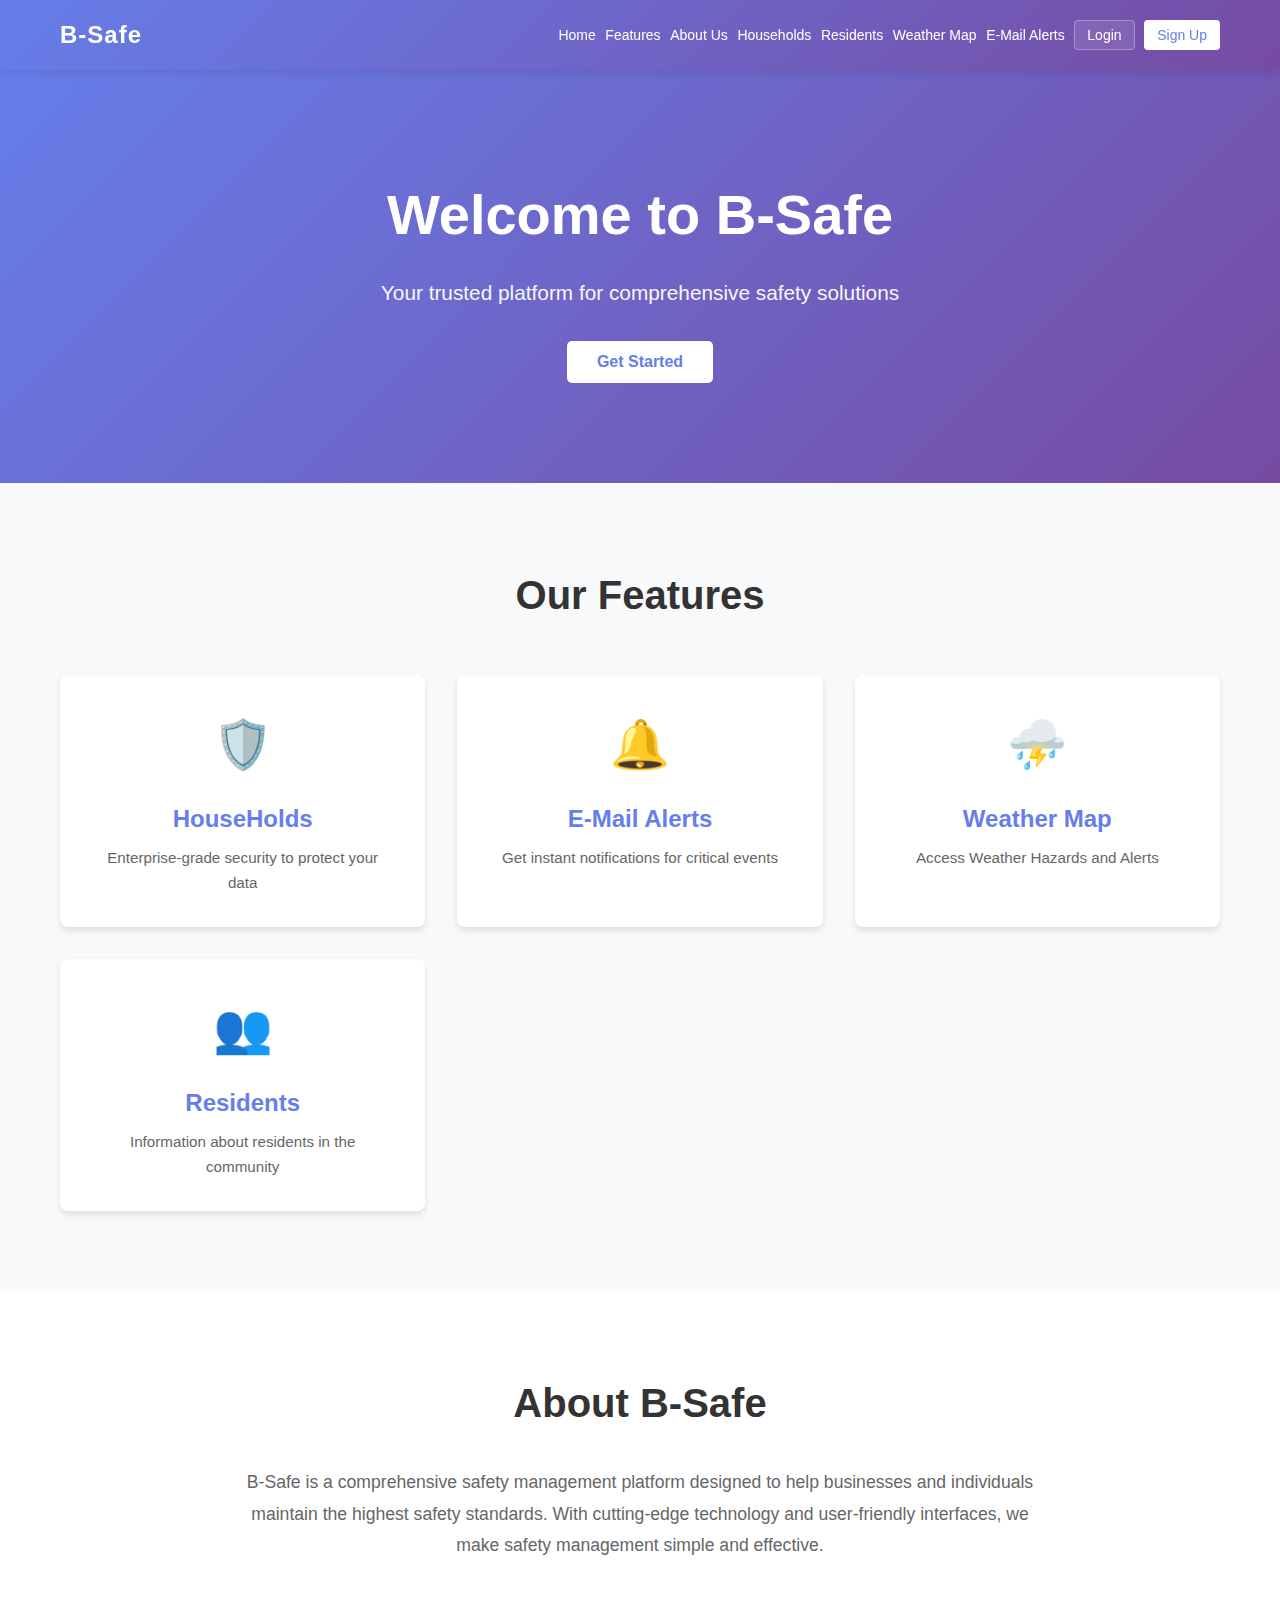
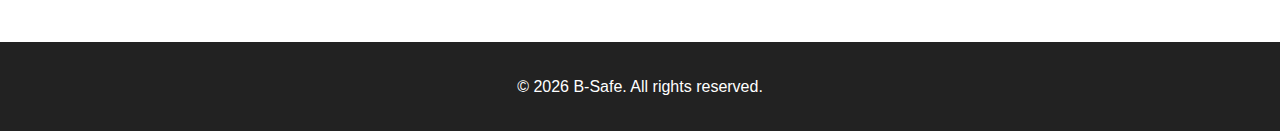
<file: B-Safe/index.html>
<!DOCTYPE html>
<html lang="en">
<head>
    <meta charset="UTF-8">
    <meta name="viewport" content="width=device-width, initial-scale=1.0">
    <title>B-Safe - Your Safety, Our Priority</title>
    <link rel="stylesheet" href="css/style.css">
</head>
<body>
    <!-- Navigation Bar -->
    <nav class="navbar">
        <div class="container">
            <div class="navbar-brand">
                <h1>B-Safe</h1>
            </div>
            <ul class="navbar-menu">
                <li><a href="#home">Home</a></li>
                <li><a href="#features">Features</a></li>
                <li><a href="#about">About Us</a></li>
                <li><a href="households.html">Households</a></li>
                <li><a href="residents.html">Residents</a></li>
                <li><a href="weather-map.html">Weather Map</a></li>
                <li><a href="email-alerts.html">E-Mail Alerts</a></li>
                <li><a href="#" onclick="openLoginModal()" class="nav-auth">Login</a></li>
                <li><a href="#" onclick="openSignupModal()" class="nav-auth signup-btn">Sign Up</a></li>
            </ul>
        </div>
    </nav>

    <!-- Hero Section -->
    <section id="home" class="hero">
        <div class="container">
            <div class="hero-content">
                <h2>Welcome to B-Safe</h2>
                <p>Your trusted platform for comprehensive safety solutions</p>
                <button class="btn btn-primary">Get Started</button>
            </div>
        </div>
    </section>

    <!-- Features Section -->
    <section id="features" class="features">
        <div class="container">
            <h2>Our Features</h2>
            <div class="features-grid">
                <div class="feature-card">
                    <div class="feature-icon">🛡️</div>
                    <h3>HouseHolds</h3>
                    <p>Enterprise-grade security to protect your data</p>
                </div>
                <div class="feature-card">
                    <div class="feature-icon">🔔</div>
                    <h3>E-Mail Alerts</h3>
                    <p>Get instant notifications for critical events</p>
                </div>
                <div class="feature-card">
                    <div class="feature-icon">⛈️</div>
                    <h3>Weather Map</h3>
                    <p>Access Weather Hazards and Alerts</p>
                </div>
                <div class="feature-card">
                    <div class="feature-icon">👥</div>
                    <h3>Residents</h3>
                    <p>Information about residents in the community</p>
                </div>
        </div>
    </section>

    <!-- About Section -->
    <section id="about" class="about">
        <div class="container">
            <h2>About B-Safe</h2>
            <p>B-Safe is a comprehensive safety management platform designed to help businesses and individuals maintain the highest safety standards. With cutting-edge technology and user-friendly interfaces, we make safety management simple and effective.</p>
        </div>
    </section>

    <!-- Login Modal -->
    <div id="loginModal" class="modal">
        <div class="modal-content">
            <span class="close" onclick="closeLoginModal()">&times;</span>
            <h2>Login to B-Safe</h2>
            <div id="loginError" class="form-alert form-alert-error" style="display:none;"></div>
            <form class="auth-form" id="loginForm">
                <input type="email" id="loginEmail" name="email" placeholder="Email Address" required>
                <input type="password" id="loginPassword" name="password" placeholder="Password" required>
                <div class="remember-me">
                    <input type="checkbox" id="rememberMe">
                    <label for="rememberMe">Remember me</label>
                </div>
                <button type="submit" class="btn btn-primary">Login</button>
                <p class="form-link">Don't have an account? <a href="#" onclick="switchToSignup()">Sign Up</a></p>
            </form>
        </div>
    </div>

    <!-- Signup Modal -->
    <div id="signupModal" class="modal">
        <div class="modal-content">
            <span class="close" onclick="closeSignupModal()">&times;</span>

            <!-- Step 1: Registration Form -->
            <div id="signupStep1">
                <div class="modal-step-indicator">
                    <span class="step-dot active" id="stepDot1"></span>
                    <span class="step-line"></span>
                    <span class="step-dot" id="stepDot2"></span>
                </div>
                <h2>Create B-Safe Account</h2>
                <div id="signupError" class="form-alert form-alert-error" style="display:none;"></div>
                <form class="auth-form" id="signupForm">
                    <input type="text"     id="signupFullName"        name="full_name"       placeholder="Full Name" required>
                    <input type="email"    id="signupEmail"           name="email"           placeholder="Email Address" required>
                    <input type="password" id="signupPassword"        name="password"        placeholder="Password (min. 8 chars)" required>
                    <input type="password" id="signupConfirmPassword" name="confirm_password" placeholder="Confirm Password" required>
                    <div class="agree-terms">
                        <input type="checkbox" id="agreeTerms" required>
                        <label for="agreeTerms">I agree to the Terms and Conditions</label>
                    </div>
                    <button type="submit" class="btn btn-primary" id="signupSubmitBtn">
                        <span id="signupBtnText">Create Account</span>
                        <span id="signupBtnSpinner" class="btn-spinner" style="display:none;"></span>
                    </button>
                    <p class="form-link">Already have an account? <a href="#" onclick="switchToLogin()">Login</a></p>
                </form>
            </div>

            <!-- Step 2: OTP Verification -->
            <div id="signupStep2" style="display:none;">
                <div class="modal-step-indicator">
                    <span class="step-dot done" id="stepDot1b"></span>
                    <span class="step-line active"></span>
                    <span class="step-dot active" id="stepDot2b"></span>
                </div>
                <div class="otp-header">
                    <div class="otp-icon">📧</div>
                    <h2>Verify Your Email</h2>
                    <p id="otpSubtitle" class="otp-subtitle">We sent a 6-digit code to<br><strong id="otpEmailDisplay"></strong></p>
                </div>
                <div id="otpError" class="form-alert form-alert-error" style="display:none;"></div>
                <form class="auth-form" id="otpForm">
                    <input type="hidden" id="otpEmail" name="email">
                    <input type="text" id="otpCode" name="otp"
                           placeholder="Enter 6-digit OTP"
                           maxlength="6" pattern="[0-9]{6}"
                           autocomplete="one-time-code"
                           class="otp-input" required>
                    <button type="submit" class="btn btn-primary" id="otpSubmitBtn">
                        <span id="otpBtnText">Verify OTP</span>
                        <span id="otpBtnSpinner" class="btn-spinner" style="display:none;"></span>
                    </button>
                    <p class="otp-resend-link">
                        Didn't receive the code?
                        <a href="#" id="resendOtpLink" onclick="resendOtp(event)">Resend OTP</a>
                        <span id="resendCountdown"></span>
                    </p>
                    <p class="form-link">
                        <a href="#" onclick="backToSignup(event)">← Back</a>
                    </p>
                </form>
            </div>

            <!-- Step 3: Success -->
            <div id="signupSuccess" style="display:none;" class="signup-success">
                <div class="success-icon">🎉</div>
                <h2>Welcome to B-Safe!</h2>
                <p id="successMessage" class="success-msg-text">Your account has been created successfully.</p>
                <button class="btn btn-primary" onclick="closeAfterSuccess()">Go to Login</button>
            </div>
        </div>
    </div>

    <!-- Footer -->
    <footer class="footer">
        <div class="container">
            <p>&copy; 2026 B-Safe. All rights reserved.</p>
        </div>
    </footer>

    <script src="js/script.js"></script>
</body>
</html>
</file>
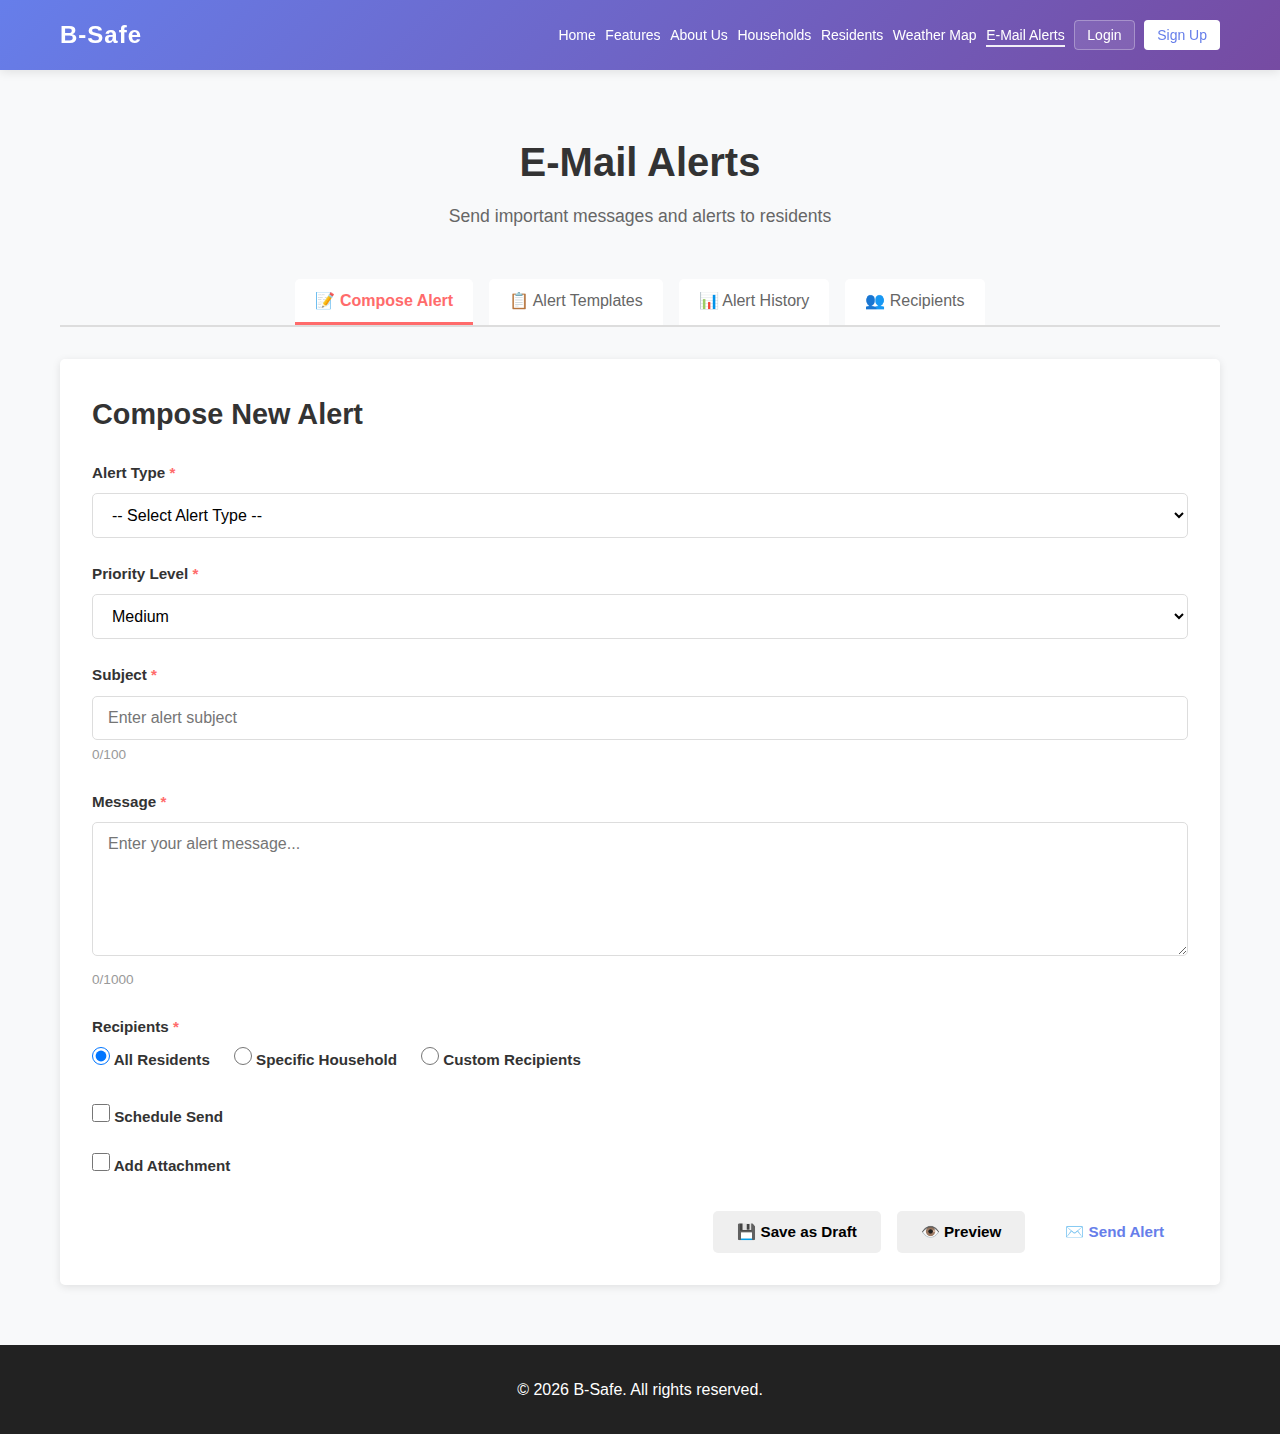
<file: B-Safe/email-alerts.html>
<!DOCTYPE html>
<html lang="en">
<head>
    <meta charset="UTF-8">
    <meta name="viewport" content="width=device-width, initial-scale=1.0">
    <title>E-Mail Alerts - B-Safe</title>
    <link rel="stylesheet" href="css/style.css">
    <link rel="stylesheet" href="css/email-alerts.css">
</head>
<body>
    <!-- Navigation Bar -->
    <nav class="navbar">
        <div class="container">
            <div class="navbar-brand">
                <h1>B-Safe</h1>
            </div>
            <ul class="navbar-menu">
                <li><a href="index.php">Home</a></li>
                <li><a href="#features">Features</a></li>
                <li><a href="#about">About Us</a></li>
                <li><a href="households.html">Households</a></li>
                <li><a href="residents.html">Residents</a></li>
                <li><a href="weather-map.html">Weather Map</a></li>
                <li><a href="email-alerts.html" class="active">E-Mail Alerts</a></li>
                <li><a href="#" onclick="openLoginModal()" class="nav-auth">Login</a></li>
                <li><a href="#" onclick="openSignupModal()" class="nav-auth signup-btn">Sign Up</a></li>
            </ul>
        </div>
    </nav>

    <!-- E-Mail Alerts Section -->
    <section class="alerts-section">
        <div class="container">
            <div class="section-header">
                <h1>E-Mail Alerts</h1>
                <p>Send important messages and alerts to residents</p>
            </div>

            <!-- Tabs Navigation -->
            <div class="alerts-tabs">
                <button class="tab-btn active" onclick="switchTab('compose')">📝 Compose Alert</button>
                <button class="tab-btn" onclick="switchTab('templates')">📋 Alert Templates</button>
                <button class="tab-btn" onclick="switchTab('history')">📊 Alert History</button>
                <button class="tab-btn" onclick="switchTab('recipients')">👥 Recipients</button>
            </div>

            <!-- Compose Alert Tab -->
            <div id="composeTab" class="tab-content active">
                <div class="compose-container">
                    <h2>Compose New Alert</h2>
                    
                    <form id="alertForm" class="alert-form">
                        <!-- Alert Type -->
                        <div class="form-group">
                            <label for="alertType">Alert Type <span class="required">*</span></label>
                            <select id="alertType" class="form-control" onchange="updateAlertIcon()" required>
                                <option value="">-- Select Alert Type --</option>
                                <option value="emergency">🚨 Emergency</option>
                                <option value="warning">⚠️ Warning</option>
                                <option value="info">ℹ️ Information</option>
                                <option value="maintenance">🔧 Maintenance</option>
                                <option value="weather">🌦️ Weather Alert</option>
                                <option value="security">🔐 Security Alert</option>
                                <option value="announcement">📢 Announcement</option>
                            </select>
                        </div>

                        <!-- Priority Level -->
                        <div class="form-group">
                            <label for="priority">Priority Level <span class="required">*</span></label>
                            <select id="priority" class="form-control" required>
                                <option value="low">Low</option>
                                <option value="medium" selected>Medium</option>
                                <option value="high">High</option>
                                <option value="critical">Critical</option>
                            </select>
                        </div>

                        <!-- Subject -->
                        <div class="form-group">
                            <label for="subject">Subject <span class="required">*</span></label>
                            <input type="text" id="subject" class="form-control" placeholder="Enter alert subject" maxlength="100" required>
                            <small class="char-count"><span id="subjectCount">0</span>/100</small>
                        </div>

                        <!-- Message Body -->
                        <div class="form-group">
                            <label for="message">Message <span class="required">*</span></label>
                            <textarea id="message" class="form-control" placeholder="Enter your alert message..." rows="6" maxlength="1000" required></textarea>
                            <small class="char-count"><span id="messageCount">0</span>/1000</small>
                        </div>

                        <!-- Recipients Selection -->
                        <div class="form-group">
                            <label>Recipients <span class="required">*</span></label>
                            <div class="recipients-options">
                                <label class="checkbox-label">
                                    <input type="radio" name="recipientType" value="all" checked onchange="updateRecipientList()">
                                    <span>All Residents</span>
                                </label>
                                <label class="checkbox-label">
                                    <input type="radio" name="recipientType" value="household" onchange="updateRecipientList()">
                                    <span>Specific Household</span>
                                </label>
                                <label class="checkbox-label">
                                    <input type="radio" name="recipientType" value="custom" onchange="updateRecipientList()">
                                    <span>Custom Recipients</span>
                                </label>
                            </div>

                            <!-- Household Selection (hidden by default) -->
                            <div id="householdSelect" class="recipient-selector" style="display: none; margin-top: 1rem;">
                                <select id="selectedHousehold" class="form-control" onchange="loadHouseholdResidents()">
                                    <option value="">-- Select Household --</option>
                                </select>
                            </div>

                            <!-- Custom Recipients (hidden by default) -->
                            <div id="customRecipients" class="recipient-selector" style="display: none; margin-top: 1rem;">
                                <input type="text" id="customRecipientEmail" class="form-control" placeholder="Enter email address" style="margin-bottom: 0.5rem;">
                                <button type="button" class="btn btn-secondary" onclick="addRecipient()">+ Add Recipient</button>
                                <div id="recipientList" class="recipient-list" style="margin-top: 1rem;"></div>
                            </div>
                        </div>

                        <!-- Schedule Send -->
                        <div class="form-group">
                            <label class="checkbox-label">
                                <input type="checkbox" id="scheduleCheckbox" onchange="toggleScheduleOptions()">
                                <span>Schedule Send</span>
                            </label>
                            <div id="scheduleOptions" style="display: none; margin-top: 1rem;">
                                <label for="sendDate">Send Date & Time</label>
                                <input type="datetime-local" id="sendDate" class="form-control">
                            </div>
                        </div>

                        <!-- Attachment Option -->
                        <div class="form-group">
                            <label class="checkbox-label">
                                <input type="checkbox" id="attachmentCheckbox" onchange="toggleAttachmentOptions()">
                                <span>Add Attachment</span>
                            </label>
                            <div id="attachmentOptions" style="display: none; margin-top: 1rem;">
                                <input type="file" id="attachment" class="form-control">
                                <small>Max file size: 5MB</small>
                            </div>
                        </div>

                        <!-- Action Buttons -->
                        <div class="form-actions">
                            <button type="button" class="btn btn-secondary" onclick="saveDraft()">💾 Save as Draft</button>
                            <button type="button" class="btn btn-secondary" onclick="previewAlert()">👁️ Preview</button>
                            <button type="submit" class="btn btn-primary">✉️ Send Alert</button>
                        </div>
                    </form>
                </div>
            </div>

            <!-- Templates Tab -->
            <div id="templatesTab" class="tab-content">
                <div class="templates-container">
                    <div class="templates-header">
                        <h2>Alert Templates</h2>
                        <button class="btn btn-primary" onclick="createNewTemplate()">+ Create Template</button>
                    </div>

                    <div class="templates-grid" id="templatesGrid">
                        <!-- Templates will be loaded here -->
                    </div>

                    <!-- Template Creation Modal -->
                    <div id="templateModal" class="modal" style="display: none;">
                        <div class="modal-content">
                            <span class="close" onclick="closeTemplateModal()">&times;</span>
                            <h2>Create Alert Template</h2>
                            <form id="templateForm">
                                <div class="form-group">
                                    <label for="templateName">Template Name</label>
                                    <input type="text" id="templateName" class="form-control" required>
                                </div>
                                <div class="form-group">
                                    <label for="templateType">Template Type</label>
                                    <select id="templateType" class="form-control" required>
                                        <option value="">-- Select Type --</option>
                                        <option value="emergency">🚨 Emergency</option>
                                        <option value="warning">⚠️ Warning</option>
                                        <option value="maintenance">🔧 Maintenance</option>
                                        <option value="weather">🌦️ Weather Alert</option>
                                    </select>
                                </div>
                                <div class="form-group">
                                    <label for="templateSubject">Subject</label>
                                    <input type="text" id="templateSubject" class="form-control" required>
                                </div>
                                <div class="form-group">
                                    <label for="templateMessage">Message</label>
                                    <textarea id="templateMessage" class="form-control" rows="5" required></textarea>
                                </div>
                                <div class="form-actions">
                                    <button type="button" class="btn btn-secondary" onclick="closeTemplateModal()">Cancel</button>
                                    <button type="submit" class="btn btn-primary">Save Template</button>
                                </div>
                            </form>
                        </div>
                    </div>
                </div>
            </div>

            <!-- Alert History Tab -->
            <div id="historyTab" class="tab-content">
                <div class="history-container">
                    <div class="history-header">
                        <h2>Alert History</h2>
                        <div class="history-filters">
                            <select id="historyFilter" class="filter-select" onchange="filterAlertHistory()">
                                <option value="">All Statuses</option>
                                <option value="sent">Sent</option>
                                <option value="draft">Draft</option>
                                <option value="scheduled">Scheduled</option>
                                <option value="failed">Failed</option>
                            </select>
                            <input type="text" id="historySearch" class="search-box" placeholder="Search alerts..." onkeyup="filterAlertHistory()">
                        </div>
                    </div>

                    <div class="history-table-wrapper">
                        <table class="history-table">
                            <thead>
                                <tr>
                                    <th>Type</th>
                                    <th>Subject</th>
                                    <th>Recipients</th>
                                    <th>Status</th>
                                    <th>Date</th>
                                    <th>Actions</th>
                                </tr>
                            </thead>
                            <tbody id="historyTableBody">
                                <!-- History will be loaded here -->
                            </tbody>
                        </table>
                    </div>
                </div>
            </div>

            <!-- Recipients Tab -->
            <div id="recipientsTab" class="tab-content">
                <div class="recipients-container">
                    <div class="recipients-header">
                        <h2>Recipients List</h2>
                        <div class="recipients-filters">
                            <input type="text" id="recipientSearch" class="search-box" placeholder="Search recipients..." onkeyup="filterRecipients()">
                            <select id="householdFilter" class="filter-select" onchange="filterRecipients()">
                                <option value="">All Households</option>
                            </select>
                        </div>
                    </div>

                    <div class="recipients-table-wrapper">
                        <table class="recipients-table">
                            <thead>
                                <tr>
                                    <th>Name</th>
                                    <th>Email</th>
                                    <th>Household</th>
                                    <th>Status</th>
                                    <th>Actions</th>
                                </tr>
                            </thead>
                            <tbody id="recipientsTableBody">
                                <!-- Recipients will be loaded here -->
                            </tbody>
                        </table>
                    </div>
                </div>
            </div>
        </div>
    </section>

    <!-- Alert Preview Modal -->
    <div id="previewModal" class="modal" style="display: none;">
        <div class="modal-content preview-modal">
            <span class="close" onclick="closePreviewModal()">&times;</span>
            <h2>Alert Preview</h2>
            <div class="alert-preview" id="alertPreview">
                <!-- Preview will be rendered here -->
            </div>
            <div class="form-actions">
                <button type="button" class="btn btn-secondary" onclick="closePreviewModal()">Close</button>
                <button type="button" class="btn btn-primary" onclick="sendAlertFromPreview()">Send Alert</button>
            </div>
        </div>
    </div>

    <!-- Login Modal -->
    <div id="loginModal" class="modal">
        <div class="modal-content">
            <span class="close" onclick="closeLoginModal()">&times;</span>
            <h2>Login to B-Safe</h2>
            <form class="auth-form" id="loginForm">
                <input type="email" placeholder="Email Address" required>
                <input type="password" placeholder="Password" required>
                <div class="remember-me">
                    <input type="checkbox" id="rememberMe">
                    <label for="rememberMe">Remember me</label>
                </div>
                <button type="submit" class="btn btn-primary">Login</button>
                <p class="form-link">Don't have an account? <a href="#" onclick="switchToSignup()">Sign Up</a></p>
            </form>
        </div>
    </div>

    <!-- Signup Modal -->
    <div id="signupModal" class="modal">
        <div class="modal-content">
            <span class="close" onclick="closeSignupModal()">&times;</span>
            <h2>Create B-Safe Account</h2>
            <form class="auth-form" id="signupForm">
                <input type="text" placeholder="Full Name" required>
                <input type="email" placeholder="Email Address" required>
                <input type="password" placeholder="Password" required>
                <input type="password" placeholder="Confirm Password" required>
                <div class="agree-terms">
                    <input type="checkbox" id="agreeTerms" required>
                    <label for="agreeTerms">I agree to the Terms and Conditions</label>
                </div>
                <button type="submit" class="btn btn-primary">Create Account</button>
                <p class="form-link">Already have an account? <a href="#" onclick="switchToLogin()">Login</a></p>
            </form>
        </div>
    </div>

    <!-- Footer -->
    <footer class="footer">
        <div class="container">
            <p>&copy; 2026 B-Safe. All rights reserved.</p>
        </div>
    </footer>

    <script src="js/script.js"></script>
    <script src="js/email-alerts.js"></script>
</body>
</html>
</file>
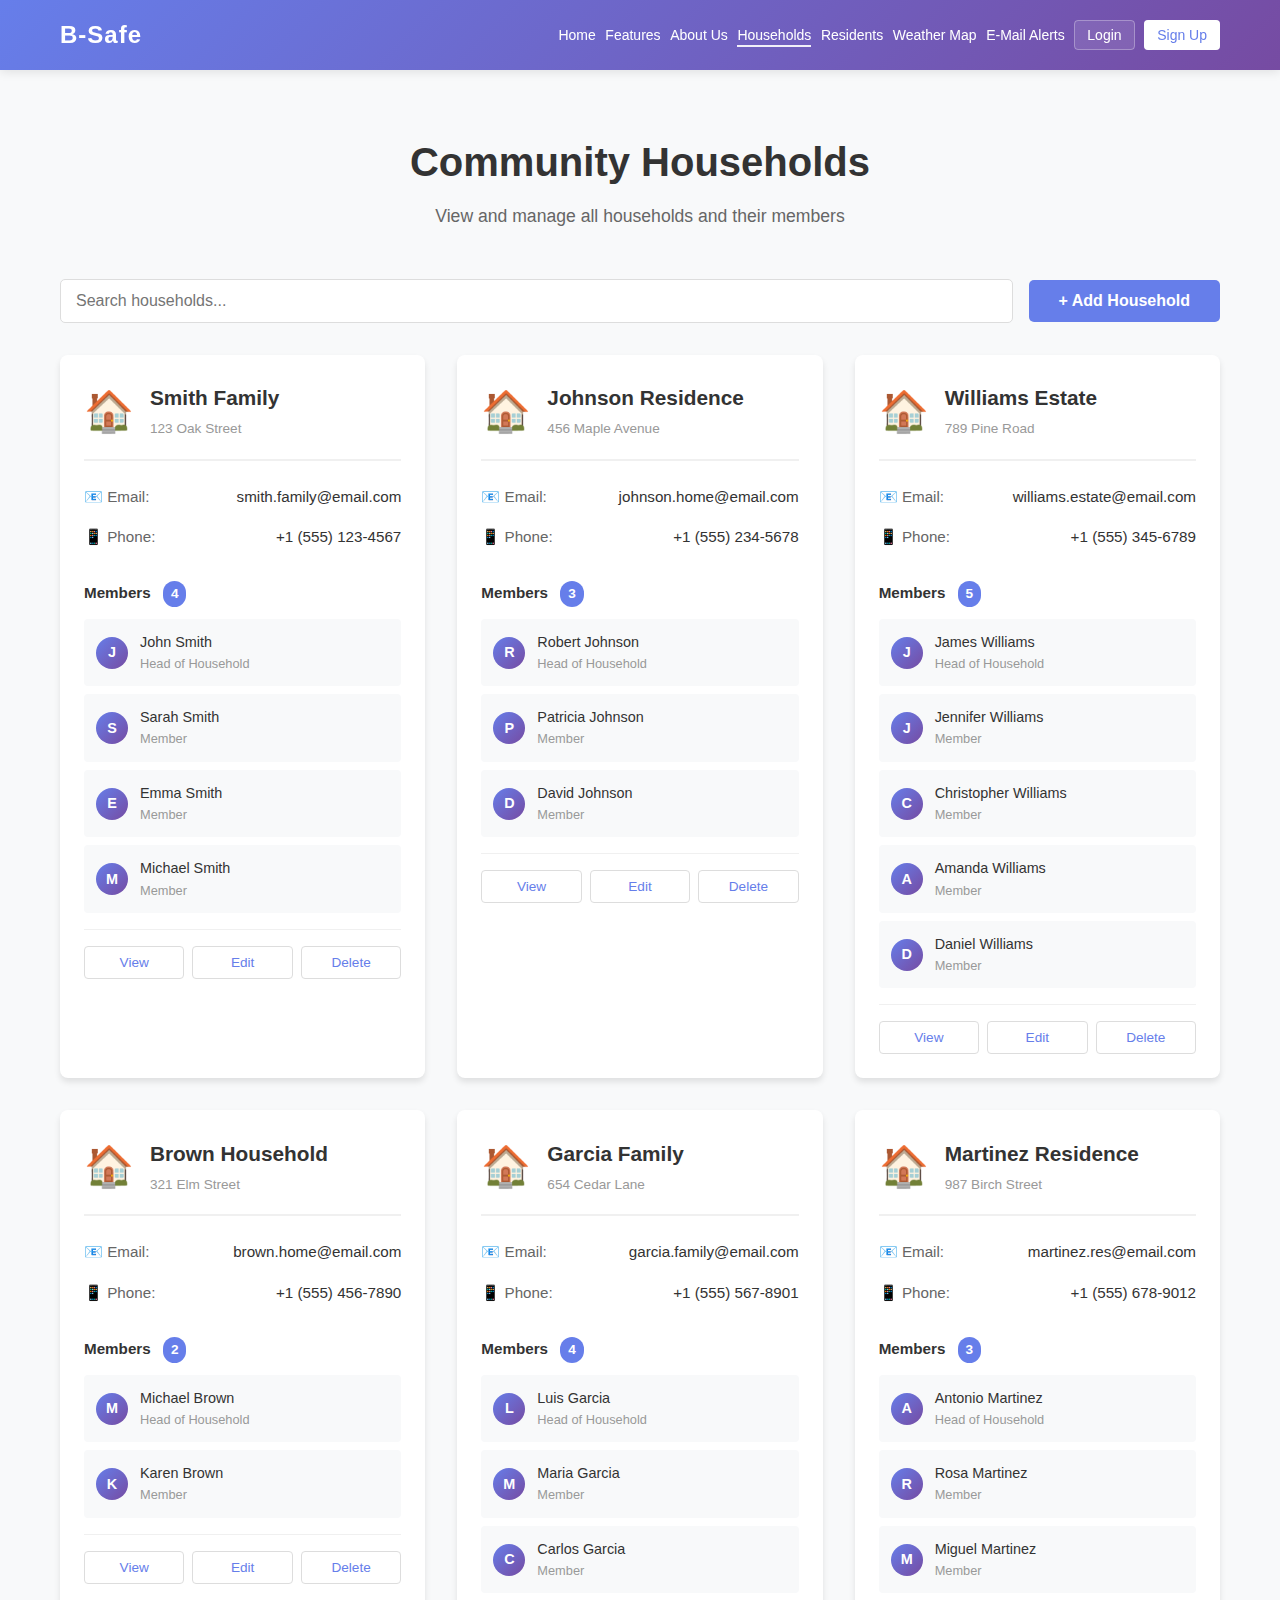
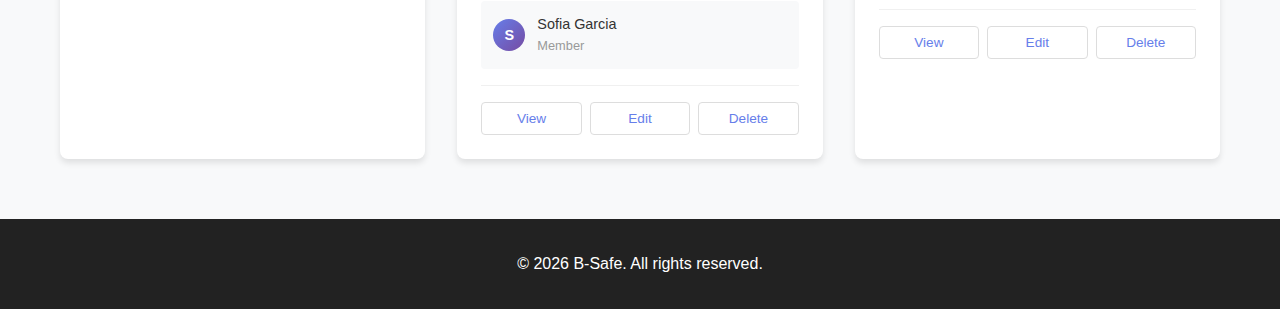
<file: B-Safe/households.html>
<!DOCTYPE html>
<html lang="en">
<head>
    <meta charset="UTF-8">
    <meta name="viewport" content="width=device-width, initial-scale=1.0">
    <title>Households - B-Safe</title>
    <link rel="stylesheet" href="css/style.css">
    <link rel="stylesheet" href="css/households.css">
</head>
<body>
    <!-- Navigation Bar -->
    <nav class="navbar">
        <div class="container">
            <div class="navbar-brand">
                <h1>B-Safe</h1>
            </div>
            <ul class="navbar-menu">
                <li><a href="index.php">Home</a></li>
                <li><a href="#features">Features</a></li>
                <li><a href="#about">About Us</a></li>
                <li><a href="households.html" class="active">Households</a></li>
                <li><a href="residents.html">Residents</a></li>
                <li><a href="weather-map.html">Weather Map</a></li>
                <li><a href="email-alerts.html">E-Mail Alerts</a></li>
                <li><a href="#" onclick="openLoginModal()" class="nav-auth">Login</a></li>
                <li><a href="#" onclick="openSignupModal()" class="nav-auth signup-btn">Sign Up</a></li>
            </ul>
        </div>
    </nav>

    <!-- Households Section -->
    <section class="households-section">
        <div class="container">
            <div class="section-header">
                <h1>Community Households</h1>
                <p>View and manage all households and their members</p>
            </div>

            <!-- Filter and Search -->
            <div class="households-controls">
                <input type="text" id="searchInput" placeholder="Search households..." class="search-box">
                <button class="btn btn-secondary" onclick="addHousehold()">+ Add Household</button>
            </div>

            <!-- Households Grid -->
            <div class="households-grid" id="householdsContainer">
                <!-- Households will be loaded here -->
            </div>
        </div>
    </section>

    <!-- Household Details Modal -->
    <div id="householdModal" class="modal">
        <div class="modal-content modal-large">
            <span class="close" onclick="closeHouseholdModal()">&times;</span>
            <h2>Household Details</h2>
            <div id="householdDetails"></div>
        </div>
    </div>

    <!-- Add Household Modal -->
    <div id="addHouseholdModal" class="modal">
        <div class="modal-content">
            <span class="close" onclick="closeAddHouseholdModal()">&times;</span>
            <h2>Add New Household</h2>
            <form class="auth-form" id="addHouseholdForm">
                <input type="text" placeholder="Household Name" required>
                <input type="text" placeholder="Address" required>
                <input type="email" placeholder="Contact Email" required>
                <input type="tel" placeholder="Contact Phone" required>
                <button type="submit" class="btn btn-primary">Create Household</button>
            </form>
        </div>
    </div>

    <!-- Login Modal -->
    <div id="loginModal" class="modal">
        <div class="modal-content">
            <span class="close" onclick="closeLoginModal()">&times;</span>
            <h2>Login to B-Safe</h2>
            <form class="auth-form" id="loginForm">
                <input type="email" placeholder="Email Address" required>
                <input type="password" placeholder="Password" required>
                <div class="remember-me">
                    <input type="checkbox" id="rememberMe">
                    <label for="rememberMe">Remember me</label>
                </div>
                <button type="submit" class="btn btn-primary">Login</button>
                <p class="form-link">Don't have an account? <a href="#" onclick="switchToSignup()">Sign Up</a></p>
            </form>
        </div>
    </div>

    <!-- Signup Modal -->
    <div id="signupModal" class="modal">
        <div class="modal-content">
            <span class="close" onclick="closeSignupModal()">&times;</span>
            <h2>Create B-Safe Account</h2>
            <form class="auth-form" id="signupForm">
                <input type="text" placeholder="Full Name" required>
                <input type="email" placeholder="Email Address" required>
                <input type="password" placeholder="Password" required>
                <input type="password" placeholder="Confirm Password" required>
                <div class="agree-terms">
                    <input type="checkbox" id="agreeTerms" required>
                    <label for="agreeTerms">I agree to the Terms and Conditions</label>
                </div>
                <button type="submit" class="btn btn-primary">Create Account</button>
                <p class="form-link">Already have an account? <a href="#" onclick="switchToLogin()">Login</a></p>
            </form>
        </div>
    </div>

    <!-- Footer -->
    <footer class="footer">
        <div class="container">
            <p>&copy; 2026 B-Safe. All rights reserved.</p>
        </div>
    </footer>

    <script src="js/script.js"></script>
    <script src="js/households.js"></script>
</body>
</html>
</file>
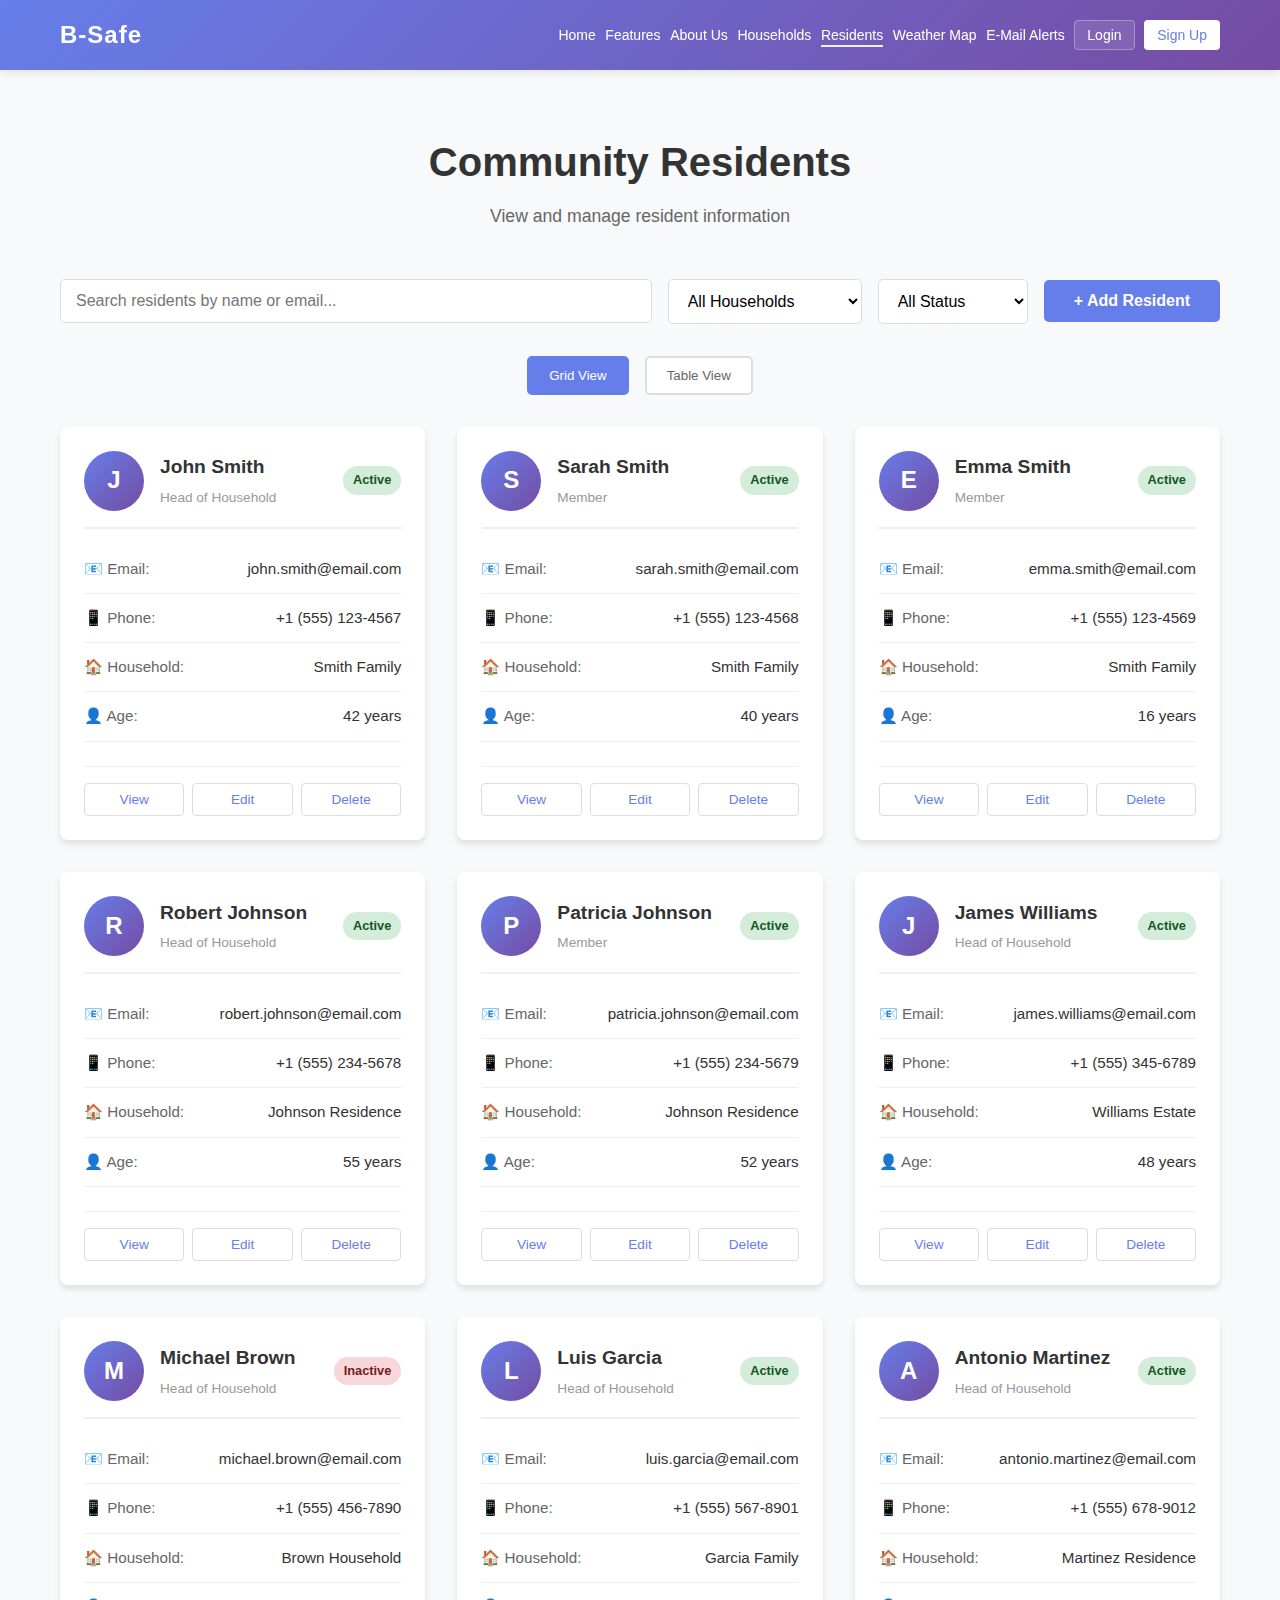
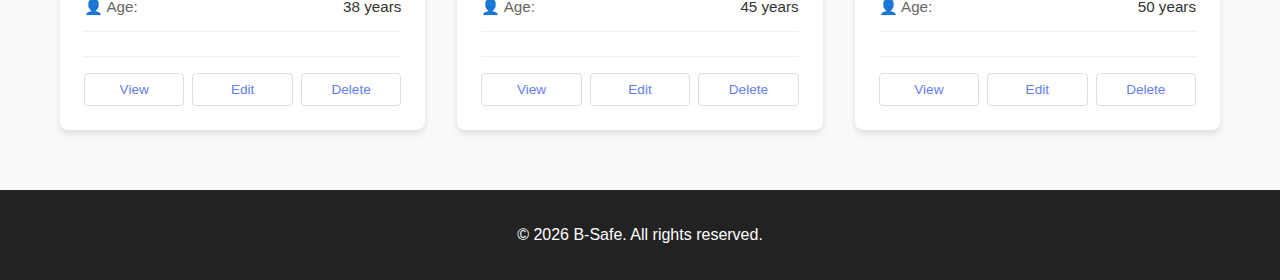
<file: B-Safe/residents.html>
<!DOCTYPE html>
<html lang="en">
<head>
    <meta charset="UTF-8">
    <meta name="viewport" content="width=device-width, initial-scale=1.0">
    <title>Residents - B-Safe</title>
    <link rel="stylesheet" href="css/style.css">
    <link rel="stylesheet" href="css/residents.css">
</head>
<body>
    <!-- Navigation Bar -->
    <nav class="navbar">
        <div class="container">
            <div class="navbar-brand">
                <h1>B-Safe</h1>
            </div>
            <ul class="navbar-menu">
                <li><a href="index.php">Home</a></li>
                <li><a href="#features">Features</a></li>
                <li><a href="#about">About Us</a></li>
                <li><a href="households.html">Households</a></li>
                <li><a href="residents.html" class="active">Residents</a></li>
                <li><a href="weather-map.html">Weather Map</a></li>
                <li><a href="email-alerts.html">E-Mail Alerts</a></li>
                <li><a href="#" onclick="openLoginModal()" class="nav-auth">Login</a></li>
                <li><a href="#" onclick="openSignupModal()" class="nav-auth signup-btn">Sign Up</a></li>
            </ul>
        </div>
    </nav>

    <!-- Residents Section -->
    <section class="residents-section">
        <div class="container">
            <div class="section-header">
                <h1>Community Residents</h1>
                <p>View and manage resident information</p>
            </div>

            <!-- Filter and Search -->
            <div class="residents-controls">
                <input type="text" id="searchInput" placeholder="Search residents by name or email..." class="search-box">
                <select id="filterHousehold" class="filter-select">
                    <option value="">All Households</option>
                </select>
                <select id="filterStatus" class="filter-select">
                    <option value="">All Status</option>
                    <option value="Active">Active</option>
                    <option value="Inactive">Inactive</option>
                </select>
                <button class="btn btn-secondary" onclick="addResident()">+ Add Resident</button>
            </div>

            <!-- Residents List/Grid Toggle -->
            <div class="view-toggle">
                <button class="toggle-btn active" onclick="switchToGridView()">Grid View</button>
                <button class="toggle-btn" onclick="switchToTableView()">Table View</button>
            </div>

            <!-- Residents Grid View -->
            <div id="residentsGridView" class="residents-grid">
                <!-- Residents will be loaded here -->
            </div>

            <!-- Residents Table View -->
            <div id="residentsTableView" class="residents-table-wrapper" style="display: none;">
                <table class="residents-table">
                    <thead>
                        <tr>
                            <th>Name</th>
                            <th>Email</th>
                            <th>Phone</th>
                            <th>Household</th>
                            <th>Role</th>
                            <th>Status</th>
                            <th>Actions</th>
                        </tr>
                    </thead>
                    <tbody id="residentsTableBody">
                        <!-- Table rows will be loaded here -->
                    </tbody>
                </table>
            </div>
        </div>
    </section>

    <!-- Resident Details Modal -->
    <div id="residentModal" class="modal">
        <div class="modal-content modal-large">
            <span class="close" onclick="closeResidentModal()">&times;</span>
            <div class="resident-modal-content" id="residentDetails"></div>
        </div>
    </div>

    <!-- Add Resident Modal -->
    <div id="addResidentModal" class="modal">
        <div class="modal-content">
            <span class="close" onclick="closeAddResidentModal()">&times;</span>
            <h2>Add New Resident</h2>
            <form class="auth-form" id="addResidentForm">
                <input type="text" placeholder="Full Name" required>
                <input type="email" placeholder="Email Address" required>
                <input type="tel" placeholder="Phone Number" required>
                <input type="text" placeholder="Emergency Contact" required>
                <input type="tel" placeholder="Emergency Contact Phone" required>
                <select required>
                    <option value="">Select Household</option>
                    <option value="Smith Family">Smith Family</option>
                    <option value="Johnson Residence">Johnson Residence</option>
                    <option value="Williams Estate">Williams Estate</option>
                </select>
                <select required>
                    <option value="">Select Role</option>
                    <option value="Head of Household">Head of Household</option>
                    <option value="Member">Member</option>
                    <option value="Tenant">Tenant</option>
                </select>
                <select required>
                    <option value="">Select Status</option>
                    <option value="Active">Active</option>
                    <option value="Inactive">Inactive</option>
                </select>
                <button type="submit" class="btn btn-primary">Add Resident</button>
            </form>
        </div>
    </div>

    <!-- Login Modal -->
    <div id="loginModal" class="modal">
        <div class="modal-content">
            <span class="close" onclick="closeLoginModal()">&times;</span>
            <h2>Login to B-Safe</h2>
            <form class="auth-form" id="loginForm">
                <input type="email" placeholder="Email Address" required>
                <input type="password" placeholder="Password" required>
                <div class="remember-me">
                    <input type="checkbox" id="rememberMe">
                    <label for="rememberMe">Remember me</label>
                </div>
                <button type="submit" class="btn btn-primary">Login</button>
                <p class="form-link">Don't have an account? <a href="#" onclick="switchToSignup()">Sign Up</a></p>
            </form>
        </div>
    </div>

    <!-- Signup Modal -->
    <div id="signupModal" class="modal">
        <div class="modal-content">
            <span class="close" onclick="closeSignupModal()">&times;</span>
            <h2>Create B-Safe Account</h2>
            <form class="auth-form" id="signupForm">
                <input type="text" placeholder="Full Name" required>
                <input type="email" placeholder="Email Address" required>
                <input type="password" placeholder="Password" required>
                <input type="password" placeholder="Confirm Password" required>
                <div class="agree-terms">
                    <input type="checkbox" id="agreeTerms" required>
                    <label for="agreeTerms">I agree to the Terms and Conditions</label>
                </div>
                <button type="submit" class="btn btn-primary">Create Account</button>
                <p class="form-link">Already have an account? <a href="#" onclick="switchToLogin()">Login</a></p>
            </form>
        </div>
    </div>

    <!-- Footer -->
    <footer class="footer">
        <div class="container">
            <p>&copy; 2026 B-Safe. All rights reserved.</p>
        </div>
    </footer>

    <script src="js/script.js"></script>
    <script src="js/residents.js"></script>
</body>
</html>
</file>
<file: B-Safe/css/style.css>
/* General Styles */
* {
    margin: 0;
    padding: 0;
    box-sizing: border-box;
}

body {
    font-family: 'Segoe UI', Tahoma, Geneva, Verdana, sans-serif;
    line-height: 1.6;
    color: #333;
}

.container {
    max-width: 1200px;
    margin: 0 auto;
    padding: 0 20px;
}

/* Navigation Bar */
.navbar {
    background: linear-gradient(135deg, #667eea 0%, #764ba2 100%);
    color: white;
    padding: 1rem 0;
    position: sticky;
    top: 0;
    z-index: 100;
    box-shadow: 0 2px 10px rgba(0, 0, 0, 0.1);
}

.navbar .container {
    display: flex;
    justify-content: space-between;
    align-items: center;
    flex-wrap: nowrap;
}

.navbar-brand h1,
.navbar-brand .brand-link {
    font-size: 1.5rem;
    font-weight: 700;
    letter-spacing: 1px;
    color: white;
    text-decoration: none;
    white-space: nowrap;
}

.navbar-menu {
    display: flex;
    list-style: none;
    gap: 0.6rem;
    align-items: center;
    flex-wrap: nowrap;
    white-space: nowrap;
}

.navbar-menu a {
    color: white;
    text-decoration: none;
    transition: opacity 0.3s ease;
    font-weight: 500;
    font-size: 0.875rem;
    white-space: nowrap;
}

.navbar-menu a:hover {
    opacity: 0.8;
}

.navbar-menu a.active {
    opacity: 1;
    border-bottom: 2px solid rgba(255,255,255,0.9);
    padding-bottom: 2px;
}

.navbar-menu .nav-auth {
    padding: 6px 12px;
    border-radius: 4px;
    background: rgba(255, 255, 255, 0.1);
    border: 1px solid rgba(255, 255, 255, 0.3);
    font-size: 0.875rem;
}

.navbar-menu .nav-auth:hover {
    background: rgba(255, 255, 255, 0.2);
    opacity: 1;
}

.navbar-menu .signup-btn {
    background: white;
    color: #667eea;
}

/* Logged-in user chip in navbar */
.nav-user-item {
    display: flex;
    align-items: center;
}
.nav-user-chip {
    display: flex;
    align-items: center;
    gap: 5px;
    background: rgba(255,255,255,0.18);
    border: 1px solid rgba(255,255,255,0.35);
    border-radius: 20px;
    padding: 4px 12px 4px 8px;
    color: #fff;
    font-weight: 600;
    font-size: 0.8rem;
    white-space: nowrap;
    letter-spacing: 0.01em;
    max-width: 130px;
    overflow: hidden;
    text-overflow: ellipsis;
}
.nav-user-avatar {
    font-size: 1.05rem;
    line-height: 1;
}
.nav-logout-btn {
    background: rgba(255,255,255,0.08) !important;
    border-color: rgba(255,255,255,0.25) !important;
    opacity: 1;
}
.nav-logout-btn:hover {
    background: rgba(220,60,60,0.55) !important;
    border-color: rgba(220,60,60,0.7) !important;
    opacity: 1;
}

/* Hero Section */
.hero {
    background: linear-gradient(135deg, #667eea 0%, #764ba2 100%);
    color: white;
    padding: 100px 0;
    text-align: center;
}

.hero-content h2 {
    font-size: 3.5rem;
    margin-bottom: 1rem;
    animation: slideDown 0.8s ease-out;
}

.hero-content p {
    font-size: 1.3rem;
    margin-bottom: 2rem;
    opacity: 0.95;
}

/* Buttons */
.btn {
    padding: 12px 30px;
    font-size: 1rem;
    border: none;
    border-radius: 5px;
    cursor: pointer;
    transition: all 0.3s ease;
    font-weight: 600;
}

.btn-primary {
    background: #fff;
    color: #667eea;
}

.btn-primary:hover {
    transform: translateY(-2px);
    box-shadow: 0 10px 20px rgba(0, 0, 0, 0.2);
}

/* Features Section */
.features {
    padding: 80px 0;
    background: #f8f9fa;
}

.features h2 {
    text-align: center;
    font-size: 2.5rem;
    margin-bottom: 3rem;
    color: #333;
}

.features-grid {
    display: grid;
    grid-template-columns: repeat(auto-fit, minmax(300px, 1fr));
    gap: 2rem;
}

.feature-card {
    background: white;
    padding: 2rem;
    border-radius: 8px;
    text-align: center;
    box-shadow: 0 4px 6px rgba(0, 0, 0, 0.1);
    transition: all 0.3s ease;
}

.feature-card:hover {
    transform: translateY(-10px);
    box-shadow: 0 15px 30px rgba(0, 0, 0, 0.15);
}

.feature-icon {
    font-size: 3rem;
    margin-bottom: 1rem;
}

.feature-card h3 {
    font-size: 1.5rem;
    margin-bottom: 0.5rem;
    color: #667eea;
}

.feature-card p {
    color: #666;
    font-size: 0.95rem;
}

/* About Section */
.about {
    padding: 80px 0;
    text-align: center;
}

.about h2 {
    font-size: 2.5rem;
    margin-bottom: 2rem;
    color: #333;
}

.about p {
    font-size: 1.1rem;
    color: #666;
    max-width: 800px;
    margin: 0 auto;
    line-height: 1.8;
}

/* Contact Section */
.contact {
    padding: 80px 0;
    background: linear-gradient(135deg, #667eea 0%, #764ba2 100%);
    color: white;
    text-align: center;
}

.contact h2 {
    font-size: 2.5rem;
    margin-bottom: 3rem;
}

.contact-form {
    display: flex;
    flex-direction: column;
    gap: 1rem;
    max-width: 500px;
    margin: 0 auto;
}

.contact-form input,
.contact-form textarea {
    padding: 12px;
    border: none;
    border-radius: 5px;
    font-size: 1rem;
    font-family: inherit;
}

.contact-form input::placeholder,
.contact-form textarea::placeholder {
    color: #999;
}

/* Modal Styles */
.modal {
    display: none;
    position: fixed;
    z-index: 1000;
    left: 0;
    top: 0;
    width: 100%;
    height: 100%;
    background-color: rgba(0, 0, 0, 0.6);
    animation: fadeIn 0.3s ease;
}

.modal-content {
    background-color: white;
    margin: 5% auto;
    padding: 2rem;
    border-radius: 8px;
    width: 90%;
    max-width: 400px;
    box-shadow: 0 10px 40px rgba(0, 0, 0, 0.3);
    position: relative;
    animation: slideUp 0.4s ease;
}

.modal-content h2 {
    text-align: center;
    color: #333;
    margin-bottom: 1.5rem;
    font-size: 1.8rem;
}

.close {
    position: absolute;
    right: 1.5rem;
    top: 1rem;
    font-size: 1.5rem;
    font-weight: bold;
    color: #aaa;
    cursor: pointer;
    transition: color 0.3s ease;
}

.close:hover {
    color: #000;
}

.auth-form {
    display: flex;
    flex-direction: column;
    gap: 1rem;
}

.auth-form input {
    padding: 12px 15px;
    border: 1px solid #ddd;
    border-radius: 5px;
    font-size: 1rem;
    font-family: inherit;
    transition: all 0.3s ease;
}

.auth-form input:focus {
    outline: none;
    border-color: #667eea;
    box-shadow: 0 0 0 3px rgba(102, 126, 234, 0.1);
}

.remember-me,
.agree-terms {
    display: flex;
    align-items: center;
    gap: 0.5rem;
    font-size: 0.95rem;
    margin: 0.5rem 0;
}

.remember-me input,
.agree-terms input {
    width: auto;
    cursor: pointer;
}

.remember-me label,
.agree-terms label {
    cursor: pointer;
    color: #666;
}

.form-link {
    text-align: center;
    color: #666;
    font-size: 0.95rem;
    margin-top: 1rem;
}

.form-link a {
    color: #667eea;
    text-decoration: none;
    font-weight: 600;
    transition: color 0.3s ease;
}

.form-link a:hover {
    color: #764ba2;
}

/* Animations */
@keyframes fadeIn {
    from {
        opacity: 0;
    }
    to {
        opacity: 1;
    }
}

@keyframes slideUp {
    from {
        transform: translateY(50px);
        opacity: 0;
    }
    to {
        transform: translateY(0);
        opacity: 1;
    }
}

/* ── Registration Step Indicator ──────────────────────────── */
.modal-step-indicator {
    display: flex;
    align-items: center;
    justify-content: center;
    gap: 0;
    margin-bottom: 1.4rem;
}

.step-dot {
    width: 12px;
    height: 12px;
    border-radius: 50%;
    background: #ddd;
    transition: background 0.3s;
}

.step-dot.active {
    background: #667eea;
    box-shadow: 0 0 0 3px rgba(102, 126, 234, 0.25);
}

.step-dot.done {
    background: #764ba2;
}

.step-line {
    flex: 1;
    max-width: 60px;
    height: 3px;
    background: #ddd;
    margin: 0 6px;
    transition: background 0.3s;
}

.step-line.active {
    background: linear-gradient(90deg, #764ba2, #667eea);
}

/* ── OTP Step ──────────────────────────────────────────────── */
.otp-header {
    text-align: center;
    margin-bottom: 1.2rem;
}

.otp-icon {
    font-size: 3rem;
    margin-bottom: 0.5rem;
}

.otp-subtitle {
    color: #777;
    font-size: 0.95rem;
    line-height: 1.6;
    margin: 0.4rem 0 0;
}

.otp-input {
    text-align: center;
    font-size: 1.6rem !important;
    font-weight: 700 !important;
    letter-spacing: 10px;
    color: #667eea;
    padding: 14px !important;
}

.otp-input::placeholder {
    letter-spacing: normal;
    font-size: 0.95rem;
    font-weight: 400;
    color: #bbb;
}

.otp-resend-link {
    text-align: center;
    color: #888;
    font-size: 0.9rem;
    margin-top: 0.5rem;
}

.otp-resend-link a {
    color: #667eea;
    text-decoration: none;
    font-weight: 600;
}

/* ── Form Alert (error / info) ─────────────────────────────── */
.form-alert {
    padding: 10px 14px;
    border-radius: 5px;
    font-size: 0.9rem;
    margin-bottom: 0.8rem;
    animation: fadeIn 0.3s ease;
}

.form-alert-error {
    background: #fff0f0;
    color: #c0392b;
    border: 1px solid #f5c6cb;
}

/* ── Button Spinner ────────────────────────────────────────── */
.btn-spinner {
    display: inline-block;
    width: 14px;
    height: 14px;
    border: 2px solid rgba(102, 126, 234, 0.4);
    border-top-color: #667eea;
    border-radius: 50%;
    animation: spin 0.7s linear infinite;
    vertical-align: middle;
    margin-left: 6px;
}

@keyframes spin {
    to { transform: rotate(360deg); }
}

/* ── Success Step ──────────────────────────────────────────── */
.signup-success {
    text-align: center;
    padding: 1.5rem 0;
}

.success-icon {
    font-size: 4rem;
    margin-bottom: 0.8rem;
}

.signup-success h2 {
    color: #333;
    margin-bottom: 0.8rem;
}

.success-msg-text {
    color: #555;
    font-size: 1rem;
    margin-bottom: 1.5rem;
    line-height: 1.6;
}

/* Footer */
.footer {
    background: #222;
    color: white;
    text-align: center;
    padding: 2rem 0;
}

/* Animations */
@keyframes slideDown {
    from {
        opacity: 0;
        transform: translateY(-30px);
    }
    to {
        opacity: 1;
        transform: translateY(0);
    }
}

/* Responsive Design */
@media (max-width: 768px) {
    .navbar-menu {
        gap: 1rem;
        flex-wrap: wrap;
    }

    .navbar-menu .nav-auth {
        padding: 6px 12px;
        font-size: 0.9rem;
    }

    .hero-content h2 {
        font-size: 2.5rem;
    }

    .features h2,
    .about h2,
    .contact h2 {
        font-size: 2rem;
    }

    .features-grid {
        grid-template-columns: 1fr;
    }

    .modal-content {
        width: 95%;
        margin: 20% auto;
        padding: 1.5rem;
    }

    .modal-content h2 {
        font-size: 1.5rem;
        margin-bottom: 1rem;
    }

    .close {
        right: 1rem;
        top: 0.8rem;
        font-size: 1.3rem;
    }
}
</file>
<file: B-Safe/css/email-alerts.css>
/* E-Mail Alerts Section */
.alerts-section {
    padding: 60px 0;
    background: #f8f9fa;
    min-height: 100vh;
}

.section-header {
    text-align: center;
    margin-bottom: 3rem;
}

.section-header h1 {
    font-size: 2.5rem;
    color: #333;
    margin-bottom: 0.5rem;
}

.section-header p {
    font-size: 1.1rem;
    color: #666;
}

/* Tabs Navigation */
.alerts-tabs {
    display: flex;
    gap: 1rem;
    margin-bottom: 2rem;
    flex-wrap: wrap;
    border-bottom: 2px solid #ddd;
    justify-content: center;
}

.tab-btn {
    padding: 12px 20px;
    background: white;
    border: none;
    cursor: pointer;
    font-size: 1rem;
    color: #666;
    border-bottom: 3px solid transparent;
    transition: all 0.3s ease;
    border-radius: 5px 5px 0 0;
}

.tab-btn:hover {
    color: #333;
    background: #f0f0f0;
}

.tab-btn.active {
    color: #ff6b6b;
    border-bottom-color: #ff6b6b;
    background: white;
    font-weight: bold;
}

/* Tab Content */
.tab-content {
    display: none;
    background: white;
    padding: 2rem;
    border-radius: 5px;
    box-shadow: 0 2px 8px rgba(0, 0, 0, 0.1);
    animation: fadeIn 0.3s ease;
}

.tab-content.active {
    display: block;
}

@keyframes fadeIn {
    from {
        opacity: 0;
        transform: translateY(10px);
    }
    to {
        opacity: 1;
        transform: translateY(0);
    }
}

/* Compose Alert Form */
.compose-container h2,
.templates-header h2,
.history-header h2,
.recipients-header h2 {
    margin-bottom: 1.5rem;
    color: #333;
    font-size: 1.8rem;
}

.alert-form {
    max-width: 100%;
}

.form-group {
    margin-bottom: 1.5rem;
}

.form-group label {
    display: block;
    margin-bottom: 0.5rem;
    color: #333;
    font-weight: 600;
    font-size: 0.95rem;
}

.required {
    color: #ff6b6b;
}

.form-control {
    width: 100%;
    padding: 12px 15px;
    border: 1px solid #ddd;
    border-radius: 5px;
    font-size: 1rem;
    font-family: inherit;
    transition: all 0.3s ease;
    background: white;
}

.form-control:focus {
    outline: none;
    border-color: #ff6b6b;
    box-shadow: 0 0 0 3px rgba(255, 107, 107, 0.1);
}

textarea.form-control {
    resize: vertical;
    min-height: 120px;
}

/* Character Count */
.char-count {
    font-size: 0.85rem;
    color: #999;
    display: block;
    margin-top: 0.3rem;
}

/* Recipients Options */
.recipients-options {
    display: flex;
    gap: 1.5rem;
    flex-wrap: wrap;
}

.checkbox-label {
    display: flex;
    align-items: center;
    cursor: pointer;
    gap: 0.5rem;
    font-weight: normal;
    color: #666;
}

.checkbox-label input {
    cursor: pointer;
    width: 18px;
    height: 18px;
}

.recipient-selector {
    background: #f5f5f5;
    padding: 1rem;
    border-radius: 5px;
}

.recipient-list {
    display: flex;
    flex-wrap: wrap;
    gap: 0.5rem;
}

.recipient-tag {
    background: #ff6b6b;
    color: white;
    padding: 6px 12px;
    border-radius: 20px;
    display: flex;
    align-items: center;
    gap: 0.5rem;
    font-size: 0.9rem;
}

.recipient-tag button {
    background: none;
    border: none;
    color: white;
    cursor: pointer;
    font-size: 1rem;
    padding: 0;
}

/* Form Actions */
.form-actions {
    display: flex;
    gap: 1rem;
    margin-top: 2rem;
    flex-wrap: wrap;
    justify-content: flex-end;
}

.form-actions .btn {
    padding: 12px 24px;
    font-size: 0.95rem;
}

/* Templates Section */
.templates-header {
    display: flex;
    justify-content: space-between;
    align-items: center;
    margin-bottom: 2rem;
    flex-wrap: wrap;
    gap: 1rem;
}

.templates-grid {
    display: grid;
    grid-template-columns: repeat(auto-fill, minmax(250px, 1fr));
    gap: 1.5rem;
}

.template-card {
    background: white;
    border: 1px solid #ddd;
    border-radius: 8px;
    padding: 1.5rem;
    transition: all 0.3s ease;
    box-shadow: 0 2px 4px rgba(0, 0, 0, 0.05);
}

.template-card:hover {
    box-shadow: 0 4px 12px rgba(0, 0, 0, 0.1);
    transform: translateY(-2px);
}

.template-card h3 {
    margin: 0 0 0.5rem 0;
    color: #333;
    font-size: 1.1rem;
}

.template-card .template-type {
    display: inline-block;
    background: #f0f0f0;
    padding: 4px 12px;
    border-radius: 20px;
    font-size: 0.8rem;
    color: #666;
    margin-bottom: 1rem;
}

.template-card p {
    color: #666;
    font-size: 0.9rem;
    margin: 0.5rem 0;
    line-height: 1.5;
    max-height: 60px;
    overflow: hidden;
    text-overflow: ellipsis;
    display: -webkit-box;
    -webkit-line-clamp: 2;
    line-clamp: 2;
    -webkit-box-orient: vertical;
}

.template-actions {
    display: flex;
    gap: 0.5rem;
    margin-top: 1rem;
}

.template-actions button {
    flex: 1;
    padding: 8px 12px;
    font-size: 0.85rem;
}

/* History Section */
.history-header,
.recipients-header {
    display: flex;
    justify-content: space-between;
    align-items: center;
    margin-bottom: 1.5rem;
    flex-wrap: wrap;
    gap: 1rem;
}

.history-filters,
.recipients-filters {
    display: flex;
    gap: 1rem;
    flex-wrap: wrap;
}

.filter-select,
.search-box {
    padding: 10px 12px;
    border: 1px solid #ddd;
    border-radius: 5px;
    font-size: 0.9rem;
    background: white;
}

.search-box {
    min-width: 250px;
    flex: 1;
}

/* Table Styles */
.history-table-wrapper,
.recipients-table-wrapper {
    overflow-x: auto;
    box-shadow: 0 2px 8px rgba(0, 0, 0, 0.05);
    border-radius: 5px;
}

.history-table,
.recipients-table {
    width: 100%;
    border-collapse: collapse;
    background: white;
}

.history-table thead,
.residents-table thead {
    background: #f5f5f5;
    border-bottom: 2px solid #ddd;
}

.history-table th,
.residents-table th {
    padding: 12px 15px;
    text-align: left;
    font-weight: 600;
    color: #333;
    font-size: 0.95rem;
}

.history-table tbody tr,
.residents-table tbody tr {
    border-bottom: 1px solid #eee;
    transition: background 0.2s ease;
}

.history-table tbody tr:hover,
.residents-table tbody tr:hover {
    background: #f9f9f9;
}

.history-table td,
.residents-table td {
    padding: 12px 15px;
    color: #666;
    font-size: 0.9rem;
}

.alert-status {
    display: inline-block;
    padding: 4px 12px;
    border-radius: 20px;
    font-size: 0.85rem;
    font-weight: 600;
}

.alert-status.sent {
    background: #d4edda;
    color: #155724;
}

.alert-status.draft {
    background: #e2e3e5;
    color: #383d41;
}

.alert-status.scheduled {
    background: #cce5ff;
    color: #004085;
}

.alert-status.failed {
    background: #f8d7da;
    color: #721c24;
}

.alert-status.pending {
    background: #fff3cd;
    color: #856404;
}

.recipient-status {
    display: inline-block;
    padding: 4px 12px;
    border-radius: 20px;
    font-size: 0.85rem;
    font-weight: 600;
    background: #d4edda;
    color: #155724;
}

/* Action Buttons */
.actions-cell {
    display: flex;
    gap: 0.5rem;
}

.actions-cell button {
    padding: 6px 12px;
    font-size: 0.8rem;
    white-space: nowrap;
}

/* Recipients Selector */
#householdSelect,
#customRecipients {
    background: #f5f5f5;
    padding: 1rem;
    border-radius: 5px;
    border: 1px solid #e0e0e0;
}

/* Alert Preview Modal */
.preview-modal {
    max-width: 700px;
}

.alert-preview {
    background: #f5f5f5;
    padding: 2rem;
    border-radius: 8px;
    margin: 1.5rem 0;
    border: 1px solid #ddd;
}

.alert-preview-header {
    margin-bottom: 1rem;
}

.alert-preview-type {
    display: inline-block;
    padding: 6px 12px;
    background: #ff6b6b;
    color: white;
    border-radius: 4px;
    font-size: 0.9rem;
    font-weight: 600;
    margin-bottom: 1rem;
}

.alert-preview-priority {
    display: inline-block;
    margin-left: 0.5rem;
    padding: 4px 10px;
    background: white;
    border: 1px solid #ff6b6b;
    color: #ff6b6b;
    border-radius: 4px;
    font-size: 0.85rem;
    font-weight: 600;
}

.alert-preview-subject {
    font-size: 1.3rem;
    font-weight: bold;
    color: #333;
    margin: 1rem 0 0.5rem 0;
}

.alert-preview-message {
    font-size: 0.95rem;
    line-height: 1.6;
    color: #666;
    background: white;
    padding: 1rem;
    border-radius: 4px;
    margin: 1rem 0;
    border-left: 4px solid #ff6b6b;
}

.alert-preview-recipients {
    margin-top: 1rem;
    padding-top: 1rem;
    border-top: 1px solid #ddd;
}

.alert-preview-recipients strong {
    color: #333;
}

.alert-preview-recipients p {
    color: #666;
    font-size: 0.9rem;
    margin: 0.5rem 0;
}

/* Modal Styles */
.modal {
    display: none;
    position: fixed;
    z-index: 1000;
    left: 0;
    top: 0;
    width: 100%;
    height: 100%;
    background-color: rgba(0, 0, 0, 0.4);
    animation: fadeIn 0.3s ease;
}

.modal.show {
    display: block;
}

.modal-content {
    background-color: white;
    margin: 5% auto;
    padding: 2rem;
    border-radius: 8px;
    box-shadow: 0 4px 20px rgba(0, 0, 0, 0.2);
    width: 90%;
    max-width: 600px;
    max-height: 90vh;
    overflow-y: auto;
    animation: slideIn 0.3s ease;
}

@keyframes slideIn {
    from {
        transform: translateY(-50px);
        opacity: 0;
    }
    to {
        transform: translateY(0);
        opacity: 1;
    }
}

.close {
    color: #aaa;
    float: right;
    font-size: 28px;
    font-weight: bold;
    cursor: pointer;
    transition: color 0.2s ease;
}

.close:hover,
.close:focus {
    color: black;
}

/* Responsive Design */
@media (max-width: 768px) {
    .alerts-tabs {
        flex-direction: column;
        border-bottom: none;
    }

    .tab-btn {
        border-bottom: none;
        border-left: 3px solid transparent;
        border-radius: 0;
    }

    .tab-btn.active {
        border-left-color: #ff6b6b;
        border-bottom: none;
    }

    .section-header h1 {
        font-size: 1.8rem;
    }

    .tab-content {
        padding: 1.5rem;
    }

    .templates-grid {
        grid-template-columns: 1fr;
    }

    .form-actions {
        flex-direction: column;
    }

    .form-actions .btn {
        width: 100%;
    }

    .history-filters,
    .recipients-filters {
        flex-direction: column;
    }

    .filter-select,
    .search-box {
        width: 100%;
    }

    .history-table,
    .residents-table {
        font-size: 0.85rem;
    }

    .history-table th,
    .residents-table th,
    .history-table td,
    .residents-table td {
        padding: 8px 10px;
    }

    .modal-content {
        width: 95%;
        margin: 10% auto;
        padding: 1.5rem;
    }

    .recipients-options {
        flex-direction: column;
    }
}

@media (max-width: 480px) {
    .section-header h1 {
        font-size: 1.5rem;
    }

    .tab-btn {
        padding: 10px 15px;
        font-size: 0.9rem;
    }

    .form-actions {
        gap: 0.5rem;
    }

    .template-actions {
        flex-direction: column;
    }

    .actions-cell {
        flex-direction: column;
    }
}

/* ═══════════════════════════════════════════════════════════════
   THRESHOLD / AUTO-ALERT STYLES
══════════════════════════════════════════════════════════════════ */

.thresholds-container {
    display: flex;
    flex-direction: column;
    gap: 2rem;
}

.thresholds-header h2 { font-size: 1.6rem; color: #333; margin-bottom: 0.4rem; }
.thresholds-header p  { color: #666; }

/* Monitoring Status Card */
.monitoring-status-card {
    display: flex;
    align-items: center;
    justify-content: space-between;
    background: #fff;
    border: 1px solid #e0e0e0;
    border-radius: 10px;
    padding: 1rem 1.5rem;
    flex-wrap: wrap;
    gap: 1rem;
}
.monitoring-info { display: flex; flex-direction: column; gap: 0.3rem; }
.monitoring-badge {
    font-weight: 700;
    font-size: 1rem;
    padding: 4px 12px;
    border-radius: 20px;
    display: inline-block;
}
.monitoring-badge.on  { background: #e8f5e9; color: #2e7d32; }
.monitoring-badge.off { background: #fafafa; color: #888; border: 1px solid #ddd; }
.last-check-text { font-size: 0.82rem; color: #888; }

/* Current Weather Panel */
.current-weather-panel {
    background: linear-gradient(135deg, #667eea22, #764ba222);
    border: 1px solid #cdd;
    border-radius: 10px;
    padding: 1.25rem 1.5rem;
}
.current-weather-panel h3 { margin-bottom: 1rem; color: #444; font-size: 1.1rem; }
.weather-readings {
    display: grid;
    grid-template-columns: repeat(auto-fit, minmax(130px, 1fr));
    gap: 1rem;
}
.reading-card {
    background: #fff;
    border: 1px solid #e8e8e8;
    border-radius: 8px;
    padding: 0.85rem 1rem;
    text-align: center;
    transition: border-color 0.3s, box-shadow 0.3s;
}
.reading-card.above-threshold {
    border-color: #e74c3c;
    box-shadow: 0 0 0 3px rgba(231, 76, 60, 0.15);
}
.reading-icon  { font-size: 1.5rem; }
.reading-label { font-size: 0.78rem; color: #888; margin: 0.3rem 0 0.15rem; }
.reading-value { font-size: 1.15rem; font-weight: 700; color: #333; }

/* Threshold Grid */
.thresholds-grid {
    display: grid;
    grid-template-columns: repeat(auto-fit, minmax(260px, 1fr));
    gap: 1.25rem;
    margin-bottom: 1.5rem;
}

/* Threshold Card */
.threshold-card {
    background: #fff;
    border: 2px solid #e0e0e0;
    border-radius: 10px;
    padding: 1.25rem 1.5rem;
    transition: border-color 0.3s, box-shadow 0.3s;
}
.threshold-card.active {
    border-color: #667eea;
    box-shadow: 0 2px 12px rgba(102,126,234,0.12);
}
.threshold-card-header {
    display: flex;
    justify-content: space-between;
    align-items: center;
    margin-bottom: 1rem;
}
.threshold-card-header h3 { font-size: 1rem; color: #333; margin: 0; }

/* Threshold fields disabled state */
.threshold-fields.disabled { opacity: 0.4; pointer-events: none; }
.threshold-fields { transition: opacity 0.25s; }

/* Input group with unit label */
.threshold-input-group {
    display: flex;
    align-items: center;
    gap: 0.5rem;
}
.threshold-input-group .form-control { flex: 1; }
.threshold-input-group .unit {
    font-weight: 600;
    color: #555;
    white-space: nowrap;
}

/* Threshold settings section */
.threshold-settings-section {
    background: #fff;
    border: 1px solid #e0e0e0;
    border-radius: 10px;
    padding: 1.25rem 1.5rem;
    margin-bottom: 1.25rem;
}
.threshold-settings-section h3 { margin-bottom: 1rem; font-size: 1rem; color: #444; }

/* Toggle Switch */
.toggle-switch { position: relative; display: inline-block; width: 46px; height: 26px; flex-shrink: 0; }
.toggle-switch input { opacity: 0; width: 0; height: 0; }
.toggle-switch .slider {
    position: absolute; cursor: pointer;
    inset: 0;
    background: #ccc;
    transition: 0.3s;
    border-radius: 26px;
}
.toggle-switch .slider:before {
    content: '';
    position: absolute;
    height: 18px; width: 18px;
    left: 4px; bottom: 4px;
    background: #fff;
    border-radius: 50%;
    transition: 0.3s;
}
.toggle-switch input:checked + .slider { background: #667eea; }
.toggle-switch input:checked + .slider:before { transform: translateX(20px); }

/* Threshold Alert Log */
.threshold-log {
    background: #fff;
    border: 1px solid #e0e0e0;
    border-radius: 10px;
    padding: 1.25rem 1.5rem;
}
.threshold-log-header {
    display: flex;
    justify-content: space-between;
    align-items: center;
    margin-bottom: 1rem;
}
.threshold-log-header h3 { font-size: 1rem; color: #444; margin: 0; }
.threshold-log-list { display: flex; flex-direction: column; gap: 0.5rem; max-height: 280px; overflow-y: auto; }
.empty-log { color: #aaa; font-style: italic; text-align: center; padding: 1rem 0; }

.log-entry {
    display: flex;
    flex-direction: column;
    padding: 0.6rem 0.9rem;
    border-radius: 6px;
    font-size: 0.85rem;
    border-left: 4px solid #ccc;
    background: #fafafa;
}
.log-entry.log-success { border-left-color: #27ae60; background: #f0faf4; }
.log-entry.log-error   { border-left-color: #e74c3c; background: #fdf5f5; }
.log-entry.log-warning { border-left-color: #f39c12; background: #fef9ef; }
.log-entry.log-info    { border-left-color: #3498db; background: #f0f7ff; }
.log-time    { font-size: 0.75rem; color: #888; margin-bottom: 2px; }
.log-message { color: #333; }

/* btn-danger */
.btn-danger { background: #e74c3c; color: #fff; border-color: #e74c3c; }
.btn-danger:hover { background: #c0392b; border-color: #c0392b; }

/* Toast notification */
.bsafe-toast {
    position: fixed;
    bottom: 28px;
    right: 24px;
    background: #333;
    color: #fff;
    padding: 12px 22px;
    border-radius: 8px;
    font-size: 0.92rem;
    box-shadow: 0 4px 18px rgba(0,0,0,0.22);
    z-index: 9999;
    opacity: 0;
    transform: translateY(16px);
    transition: opacity 0.3s, transform 0.3s;
    pointer-events: none;
    max-width: 340px;
}
.bsafe-toast.visible { opacity: 1; transform: translateY(0); }
.bsafe-toast.toast-success { background: #27ae60; }
.bsafe-toast.toast-error   { background: #e74c3c; }
.bsafe-toast.toast-warning { background: #f39c12; }
.bsafe-toast.toast-info    { background: #3498db; }
</file>
<file: B-Safe/css/households.css>
/* Households Section */
.households-section {
    padding: 60px 0;
    background: #f8f9fa;
    min-height: 100vh;
}

.section-header {
    text-align: center;
    margin-bottom: 3rem;
}

.section-header h1 {
    font-size: 2.5rem;
    color: #333;
    margin-bottom: 0.5rem;
}

.section-header p {
    font-size: 1.1rem;
    color: #666;
}

/* Search and Controls */
.households-controls {
    display: flex;
    gap: 1rem;
    margin-bottom: 2rem;
    flex-wrap: wrap;
    align-items: center;
    justify-content: center;
}

.search-box {
    flex: 1;
    min-width: 250px;
    padding: 12px 15px;
    border: 1px solid #ddd;
    border-radius: 5px;
    font-size: 1rem;
    transition: all 0.3s ease;
}

.search-box:focus {
    outline: none;
    border-color: #667eea;
    box-shadow: 0 0 0 3px rgba(102, 126, 234, 0.1);
}

.btn-secondary {
    background: #667eea;
    color: white;
}

.btn-secondary:hover {
    background: #764ba2;
    transform: translateY(-2px);
    box-shadow: 0 10px 20px rgba(0, 0, 0, 0.2);
}

/* Households Grid */
.households-grid {
    display: grid;
    grid-template-columns: repeat(auto-fill, minmax(320px, 1fr));
    gap: 2rem;
}

/* Household Card */
.household-card {
    background: white;
    border-radius: 8px;
    padding: 1.5rem;
    box-shadow: 0 4px 6px rgba(0, 0, 0, 0.1);
    transition: all 0.3s ease;
    cursor: pointer;
}

.household-card:hover {
    transform: translateY(-10px);
    box-shadow: 0 15px 30px rgba(0, 0, 0, 0.15);
}

.household-header {
    display: flex;
    align-items: center;
    gap: 1rem;
    margin-bottom: 1rem;
    border-bottom: 2px solid #f0f0f0;
    padding-bottom: 1rem;
}

.household-icon {
    font-size: 2.5rem;
}

.household-name {
    flex: 1;
}

.household-name h3 {
    font-size: 1.3rem;
    color: #333;
    margin: 0;
}

.household-address {
    font-size: 0.85rem;
    color: #999;
    margin: 0.25rem 0 0 0;
}

/* Household Details */
.household-info {
    margin-bottom: 1.5rem;
}

.info-row {
    display: flex;
    justify-content: space-between;
    padding: 0.5rem 0;
    font-size: 0.95rem;
}

.info-label {
    color: #666;
    font-weight: 500;
}

.info-value {
    color: #333;
}

/* Members List */
.members-list {
    margin-top: 1rem;
}

.members-label {
    font-weight: 600;
    color: #333;
    margin-bottom: 0.75rem;
    font-size: 0.95rem;
}

.members-count {
    display: inline-block;
    background: #667eea;
    color: white;
    padding: 2px 8px;
    border-radius: 20px;
    font-size: 0.85rem;
    margin-left: 0.5rem;
}

.member-item {
    background: #f8f9fa;
    padding: 0.75rem;
    border-radius: 4px;
    margin-bottom: 0.5rem;
    display: flex;
    align-items: center;
    gap: 0.75rem;
}

.member-avatar {
    width: 32px;
    height: 32px;
    border-radius: 50%;
    background: linear-gradient(135deg, #667eea 0%, #764ba2 100%);
    color: white;
    display: flex;
    align-items: center;
    justify-content: center;
    font-size: 0.9rem;
    font-weight: bold;
}

.member-info {
    flex: 1;
}

.member-name {
    font-size: 0.9rem;
    color: #333;
    margin: 0;
}

.member-role {
    font-size: 0.8rem;
    color: #999;
    margin: 0;
}

/* Modal Large */
.modal-large {
    max-width: 600px;
}

.household-details {
    margin-top: 2rem;
}

.details-section {
    margin-bottom: 2rem;
}

.details-section h3 {
    color: #667eea;
    font-size: 1.2rem;
    margin-bottom: 1rem;
    border-bottom: 2px solid #f0f0f0;
    padding-bottom: 0.5rem;
}

.detail-row {
    display: flex;
    justify-content: space-between;
    padding: 0.75rem 0;
    border-bottom: 1px solid #f0f0f0;
}

.detail-label {
    font-weight: 500;
    color: #666;
}

.detail-value {
    color: #333;
}

/* Members Grid in Details */
.members-details-grid {
    display: grid;
    grid-template-columns: repeat(auto-fill, minmax(150px, 1fr));
    gap: 1rem;
}

.member-card {
    background: #f8f9fa;
    padding: 1rem;
    border-radius: 6px;
    text-align: center;
    border: 1px solid #e0e0e0;
}

.member-card-avatar {
    width: 50px;
    height: 50px;
    border-radius: 50%;
    background: linear-gradient(135deg, #667eea 0%, #764ba2 100%);
    color: white;
    display: flex;
    align-items: center;
    justify-content: center;
    font-size: 1.5rem;
    font-weight: bold;
    margin: 0 auto 0.75rem;
}

.member-card-name {
    font-weight: 600;
    color: #333;
    margin-bottom: 0.25rem;
}

.member-card-role {
    font-size: 0.85rem;
    color: #999;
}

/* Action Buttons */
.card-actions {
    display: flex;
    gap: 0.5rem;
    margin-top: 1rem;
    padding-top: 1rem;
    border-top: 1px solid #f0f0f0;
}

.card-btn {
    flex: 1;
    padding: 8px 12px;
    font-size: 0.85rem;
    border: 1px solid #ddd;
    background: white;
    color: #667eea;
    border-radius: 4px;
    cursor: pointer;
    transition: all 0.3s ease;
}

.card-btn:hover {
    background: #667eea;
    color: white;
    border-color: #667eea;
}

/* Empty State */
.empty-state {
    text-align: center;
    padding: 3rem 1rem;
    color: #999;
}

.empty-state-icon {
    font-size: 3rem;
    margin-bottom: 1rem;
    opacity: 0.5;
}

.empty-state-text {
    font-size: 1.1rem;
    margin-bottom: 1.5rem;
}

/* Responsive */
@media (max-width: 768px) {
    .section-header h1 {
        font-size: 2rem;
    }

    .households-controls {
        flex-direction: column;
    }

    .search-box {
        width: 100%;
    }

    .btn-secondary {
        width: 100%;
    }

    .households-grid {
        grid-template-columns: 1fr;
    }

    .members-details-grid {
        grid-template-columns: repeat(auto-fill, minmax(120px, 1fr));
    }

    .modal-large {
        max-width: 90vw;
    }
}
</file>
<file: B-Safe/css/residents.css>
/* Residents Section */
.residents-section {
    padding: 60px 0;
    background: #f8f9fa;
    min-height: 100vh;
}

.section-header {
    text-align: center;
    margin-bottom: 3rem;
}

.section-header h1 {
    font-size: 2.5rem;
    color: #333;
    margin-bottom: 0.5rem;
}

.section-header p {
    font-size: 1.1rem;
    color: #666;
}

/* Search and Controls */
.residents-controls {
    display: flex;
    gap: 1rem;
    margin-bottom: 2rem;
    flex-wrap: wrap;
    align-items: center;
    justify-content: center;
}

.search-box,
.filter-select {
    padding: 12px 15px;
    border: 1px solid #ddd;
    border-radius: 5px;
    font-size: 1rem;
    transition: all 0.3s ease;
    background: white;
}

.search-box {
    flex: 1;
    min-width: 250px;
}

.filter-select {
    min-width: 150px;
    cursor: pointer;
}

.search-box:focus,
.filter-select:focus {
    outline: none;
    border-color: #667eea;
    box-shadow: 0 0 0 3px rgba(102, 126, 234, 0.1);
}

.btn-secondary {
    background: #667eea;
    color: white;
    white-space: nowrap;
}

.btn-secondary:hover {
    background: #764ba2;
    transform: translateY(-2px);
    box-shadow: 0 10px 20px rgba(0, 0, 0, 0.2);
}

/* View Toggle */
.view-toggle {
    display: flex;
    gap: 1rem;
    margin-bottom: 2rem;
    justify-content: center;
}

.toggle-btn {
    padding: 10px 20px;
    border: 2px solid #ddd;
    background: white;
    color: #666;
    border-radius: 5px;
    cursor: pointer;
    font-weight: 500;
    transition: all 0.3s ease;
}

.toggle-btn.active {
    background: #667eea;
    color: white;
    border-color: #667eea;
}

.toggle-btn:hover {
    border-color: #667eea;
}

/* Residents Grid */
.residents-grid {
    display: grid;
    grid-template-columns: repeat(auto-fill, minmax(300px, 1fr));
    gap: 2rem;
}

/* Resident Card */
.resident-card {
    background: white;
    border-radius: 8px;
    padding: 1.5rem;
    box-shadow: 0 4px 6px rgba(0, 0, 0, 0.1);
    transition: all 0.3s ease;
    cursor: pointer;
}

.resident-card:hover {
    transform: translateY(-10px);
    box-shadow: 0 15px 30px rgba(0, 0, 0, 0.15);
}

.resident-header {
    display: flex;
    align-items: center;
    gap: 1rem;
    margin-bottom: 1rem;
    border-bottom: 2px solid #f0f0f0;
    padding-bottom: 1rem;
}

.resident-avatar {
    width: 60px;
    height: 60px;
    border-radius: 50%;
    background: linear-gradient(135deg, #667eea 0%, #764ba2 100%);
    color: white;
    display: flex;
    align-items: center;
    justify-content: center;
    font-size: 1.5rem;
    font-weight: bold;
}

.resident-name-info {
    flex: 1;
}

.resident-name {
    font-size: 1.2rem;
    color: #333;
    margin: 0;
    font-weight: 600;
}

.resident-role {
    font-size: 0.85rem;
    color: #999;
    margin: 0.25rem 0 0 0;
}

.status-badge {
    padding: 4px 10px;
    border-radius: 20px;
    font-size: 0.8rem;
    font-weight: 600;
    margin-left: 0.5rem;
}

.status-active {
    background: #d4edda;
    color: #155724;
}

.status-inactive {
    background: #f8d7da;
    color: #721c24;
}

/* Resident Details */
.resident-info {
    margin-bottom: 1.5rem;
}

.info-row {
    display: flex;
    justify-content: space-between;
    align-items: start;
    padding: 0.75rem 0;
    font-size: 0.95rem;
    border-bottom: 1px solid #f0f0f0;
}

.info-label {
    color: #666;
    font-weight: 500;
    min-width: 100px;
}

.info-value {
    color: #333;
    text-align: right;
    flex: 1;
}

/* Action Buttons */
.card-actions {
    display: flex;
    gap: 0.5rem;
    margin-top: 1rem;
    padding-top: 1rem;
    border-top: 1px solid #f0f0f0;
}

.card-btn {
    flex: 1;
    padding: 8px 12px;
    font-size: 0.85rem;
    border: 1px solid #ddd;
    background: white;
    color: #667eea;
    border-radius: 4px;
    cursor: pointer;
    transition: all 0.3s ease;
}

.card-btn:hover {
    background: #667eea;
    color: white;
    border-color: #667eea;
}

/* Residents Table */
.residents-table-wrapper {
    background: white;
    border-radius: 8px;
    overflow: hidden;
    box-shadow: 0 4px 6px rgba(0, 0, 0, 0.1);
}

.residents-table {
    width: 100%;
    border-collapse: collapse;
}

.residents-table thead {
    background: #667eea;
    color: white;
}

.residents-table th {
    padding: 1rem;
    text-align: left;
    font-weight: 600;
}

.residents-table td {
    padding: 1rem;
    border-bottom: 1px solid #f0f0f0;
}

.residents-table tbody tr:hover {
    background: #f8f9fa;
    cursor: pointer;
}

.residents-table tbody tr td:first-child {
    font-weight: 600;
    color: #333;
}

.table-actions {
    display: flex;
    gap: 0.5rem;
}

.table-btn {
    padding: 6px 12px;
    font-size: 0.8rem;
    border: 1px solid #ddd;
    background: white;
    color: #667eea;
    border-radius: 4px;
    cursor: pointer;
    transition: all 0.3s ease;
}

.table-btn:hover {
    background: #667eea;
    color: white;
    border-color: #667eea;
}

/* Modal Large */
.modal-large {
    max-width: 700px;
}

.resident-modal-content {
    margin-top: 1rem;
}

.modal-header {
    display: flex;
    align-items: center;
    gap: 1.5rem;
    margin-bottom: 2rem;
    padding-bottom: 1.5rem;
    border-bottom: 2px solid #f0f0f0;
}

.modal-avatar {
    width: 80px;
    height: 80px;
    border-radius: 50%;
    background: linear-gradient(135deg, #667eea 0%, #764ba2 100%);
    color: white;
    display: flex;
    align-items: center;
    justify-content: center;
    font-size: 2rem;
    font-weight: bold;
}

.modal-header-info h2 {
    margin: 0 0 0.5rem 0;
    color: #333;
}

.modal-header-info p {
    margin: 0;
    color: #666;
    font-size: 0.95rem;
}

.modal-section {
    margin-bottom: 2rem;
}

.modal-section h3 {
    color: #667eea;
    font-size: 1.2rem;
    margin-bottom: 1rem;
    border-bottom: 2px solid #f0f0f0;
    padding-bottom: 0.5rem;
}

.detail-row {
    display: flex;
    justify-content: space-between;
    padding: 0.75rem 0;
    border-bottom: 1px solid #f0f0f0;
}

.detail-label {
    font-weight: 500;
    color: #666;
}

.detail-value {
    color: #333;
}

/* Empty State */
.empty-state {
    text-align: center;
    padding: 3rem 1rem;
    color: #999;
    grid-column: 1 / -1;
}

.empty-state-icon {
    font-size: 3rem;
    margin-bottom: 1rem;
    opacity: 0.5;
}

.empty-state-text {
    font-size: 1.1rem;
    margin-bottom: 1.5rem;
}

/* Responsive */
@media (max-width: 768px) {
    .section-header h1 {
        font-size: 2rem;
    }

    .residents-controls {
        flex-direction: column;
    }

    .search-box,
    .filter-select,
    .btn-secondary {
        width: 100%;
    }

    .residents-grid {
        grid-template-columns: 1fr;
    }

    .residents-table-wrapper {
        overflow-x: auto;
    }

    .residents-table {
        min-width: 600px;
    }

    .modal-large {
        max-width: 90vw;
    }

    .modal-header {
        flex-direction: column;
        text-align: center;
    }

    .view-toggle {
        flex-direction: column;
    }

    .toggle-btn {
        width: 100%;
    }

    .info-row {
        flex-direction: column;
    }

    .info-value {
        text-align: left;
        margin-top: 0.5rem;
    }
}

@media (max-width: 480px) {
    .residents-controls {
        gap: 0.5rem;
    }

    .modal-header-info h2 {
        font-size: 1.3rem;
    }

    .card-actions {
        flex-direction: column;
    }

    .table-actions {
        flex-direction: column;
    }
}
</file>
